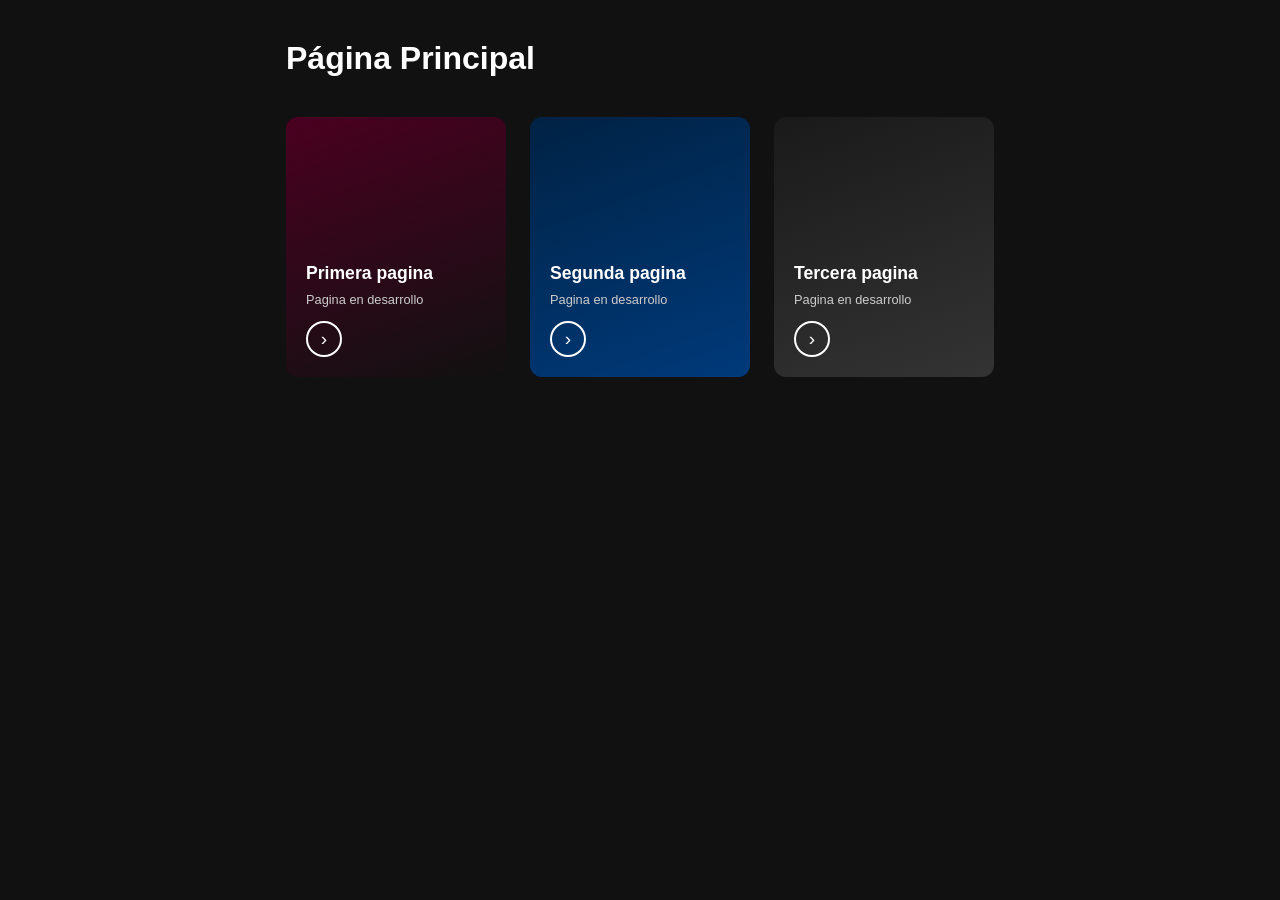
<file: index.html>
<html lang="en">
<head>
    <meta charset="UTF-8">
    <meta name="viewport" content="width=device-width, initial-scale=1.0">
    <title>Document</title>
    <link rel="stylesheet" href="css/index.css">
</head>
<body>

    <main>
<h1>Página Principal</h1>
  <div class="cards">
 
    <div class="card-wrap">
      <div class="card">
        <div class="front">
          <h2>Primera pagina</h2>
          <p>Pagina en desarrollo</p>
          <div class="btn">›</div>
        </div>
        <div class="back red"><a href="page01.html">LEARN MORE</a></div>
      </div>
    </div>
 
    <div class="card-wrap">
      <div class="card">
        <div class="front blue">
          <h2>Segunda pagina</h2>
          <p>Pagina en desarrollo</p>
          <div class="btn">›</div>
        </div>
        <div class="back"><a href="page02.html">LEARN MORE</a></div>
      </div>
    </div>

    <div class="card-wrap">
      <div class="card">
        <div class="front dark">
          <h2>Tercera pagina</h2>
          <p>Pagina en desarrollo</p>
          <div class="btn">›</div>
        </div>
        <div class="back gray"><a href="page03.html">LEARN MORE</a></div>
      </div>
    </div>
</main>
</body>
</html>
</file>
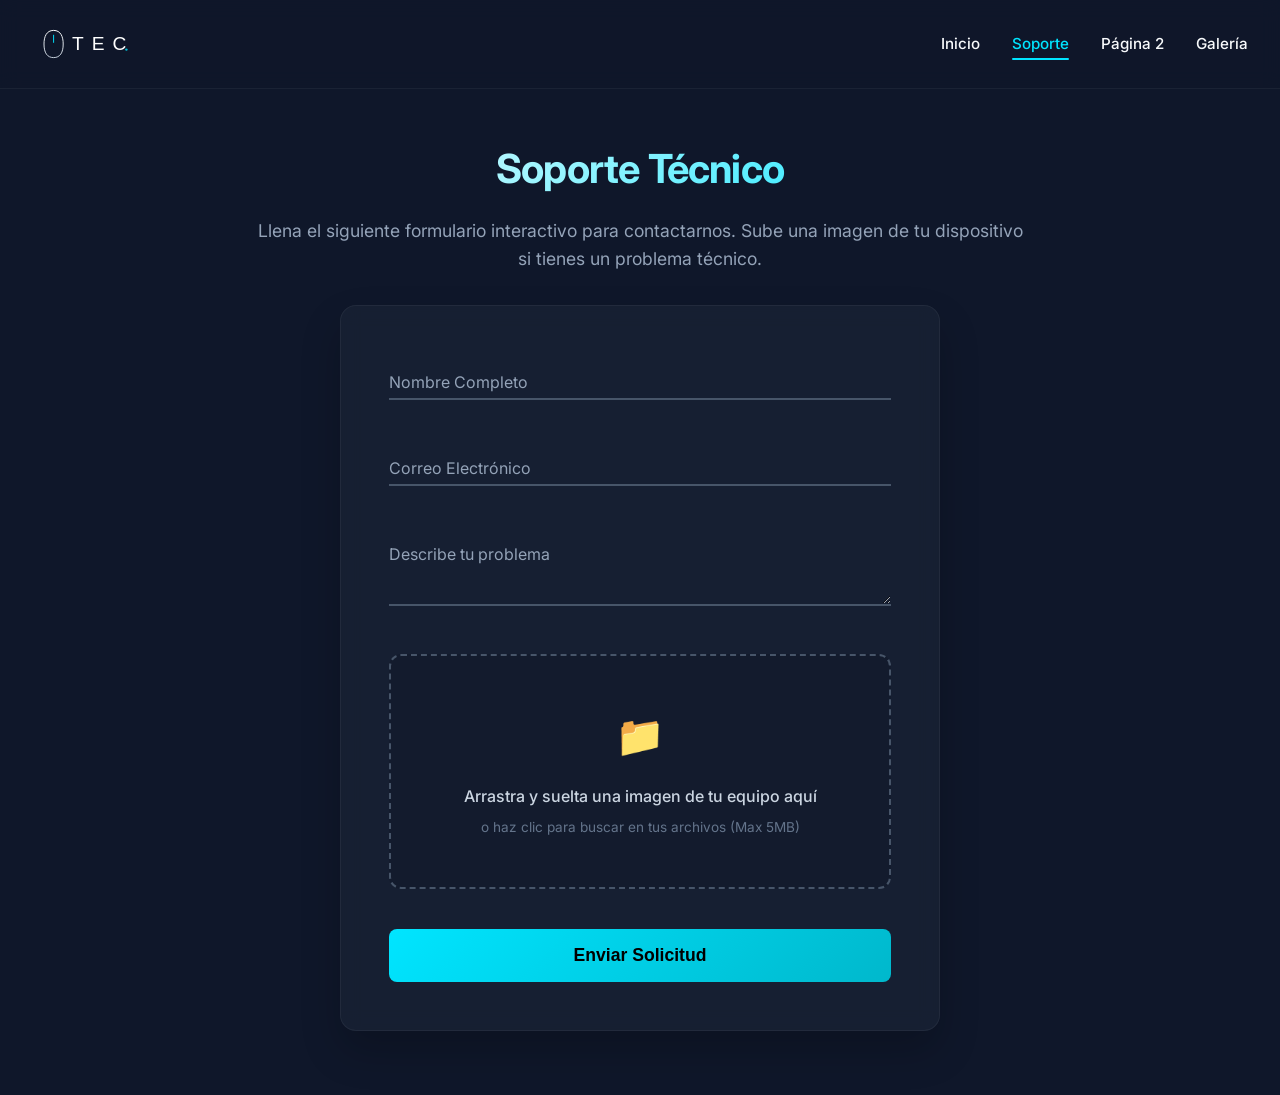
<file: page01.html>
<!DOCTYPE html>
<html lang="es">
<head>
  <meta charset="UTF-8">
  <meta name="viewport" content="width=device-width, initial-scale=1.0">
  <title>Soporte Técnico - Page 01</title>
  <link rel="preconnect" href="https://fonts.googleapis.com">
  <link rel="preconnect" href="https://fonts.gstatic.com" crossorigin>
  <link href="https://fonts.googleapis.com/css2?family=Inter:wght@400;500;600;700;800&display=swap" rel="stylesheet">
  <link rel="stylesheet" href="css/globals.css">
  <link rel="stylesheet" href="css/page01.css">
</head>
<body>

  <!-- Navegación -->
  <nav class="nav">
    <div class="nav-brand" style="display: flex; align-items: center;">
      <img src="assets/logo.svg" alt="TEC Logo" style="height: 40px;">
    </div>
    <div class="nav-links">
      <a href="index.html">Inicio</a>
      <a href="page01.html" class="active">Soporte</a>
      <a href="page02.html">Página 2</a>
      <a href="page03.html">Galería</a>
    </div>
  </nav>

  <main>
    <header class="page-header">
      <h1 class="page-title">Soporte Técnico</h1>
      <p class="page-subtitle">Llena el siguiente formulario interactivo para contactarnos. Sube una imagen de tu dispositivo si tienes un problema técnico.</p>
    </header>

    <section class="form-container">
      <form action="#" method="POST" id="supportForm">
        
        <!-- Floating Label Input 1 -->
        <div class="input-group">
          <!-- El placeholder es requerido para que funcione el selector :placeholder-shown -->
          <input type="text" id="nombre" name="nombre" placeholder="Tu nombre" required>
          <label for="nombre">Nombre Completo</label>
        </div>

        <!-- Floating Label Input 2 -->
        <div class="input-group">
          <input type="email" id="correo" name="correo" placeholder="Tu correo electrónico" required>
          <label for="correo">Correo Electrónico</label>
        </div>

        <!-- Floating Label Textarea -->
        <div class="input-group">
          <textarea id="mensaje" name="mensaje" placeholder="Describe tu problema" required></textarea>
          <label for="mensaje">Describe tu problema</label>
        </div>

        <!-- Drag & Drop Zone -->
        <div class="drop-zone" id="dropZone">
          <div class="drop-icon">📁</div>
          <p class="drop-text">Arrastra y suelta una imagen de tu equipo aquí</p>
          <p class="drop-hint">o haz clic para buscar en tus archivos (Max 5MB)</p>
          <input type="file" id="archivo" name="archivo" accept="image/*">
        </div>

        <button type="submit" class="btn-submit">Enviar Solicitud</button>
      </form>
    </section>
  </main>

  <!-- Script ligero para darle interactividad básica al Drag & Drop (Feedback visual) -->
  <script>
    const dropZone = document.getElementById('dropZone');
    const fileInput = document.getElementById('archivo');
    const dropText = document.querySelector('.drop-text');

    // Cambiar estilos al arrastrar por encima
    ['dragenter', 'dragover'].forEach(eventName => {
      dropZone.addEventListener(eventName, (e) => {
        e.preventDefault();
        dropZone.classList.add('dragover');
      });
    });

    // Quitar estilos al salir o soltar
    ['dragleave', 'drop'].forEach(eventName => {
      dropZone.addEventListener(eventName, (e) => {
        e.preventDefault();
        dropZone.classList.remove('dragover');
      });
    });

    // Cambiar el texto cuando se selecciona o suelta un archivo
    dropZone.addEventListener('drop', (e) => {
      const files = e.dataTransfer.files;
      if (files.length) {
        fileInput.files = files; // Asignar al input oculto
        dropText.textContent = `Archivo seleccionado: ${files[0].name}`;
      }
    });

    fileInput.addEventListener('change', () => {
      if (fileInput.files.length) {
        dropText.textContent = `Archivo seleccionado: ${fileInput.files[0].name}`;
      }
    });
  </script>
</body>
</html>
</file>
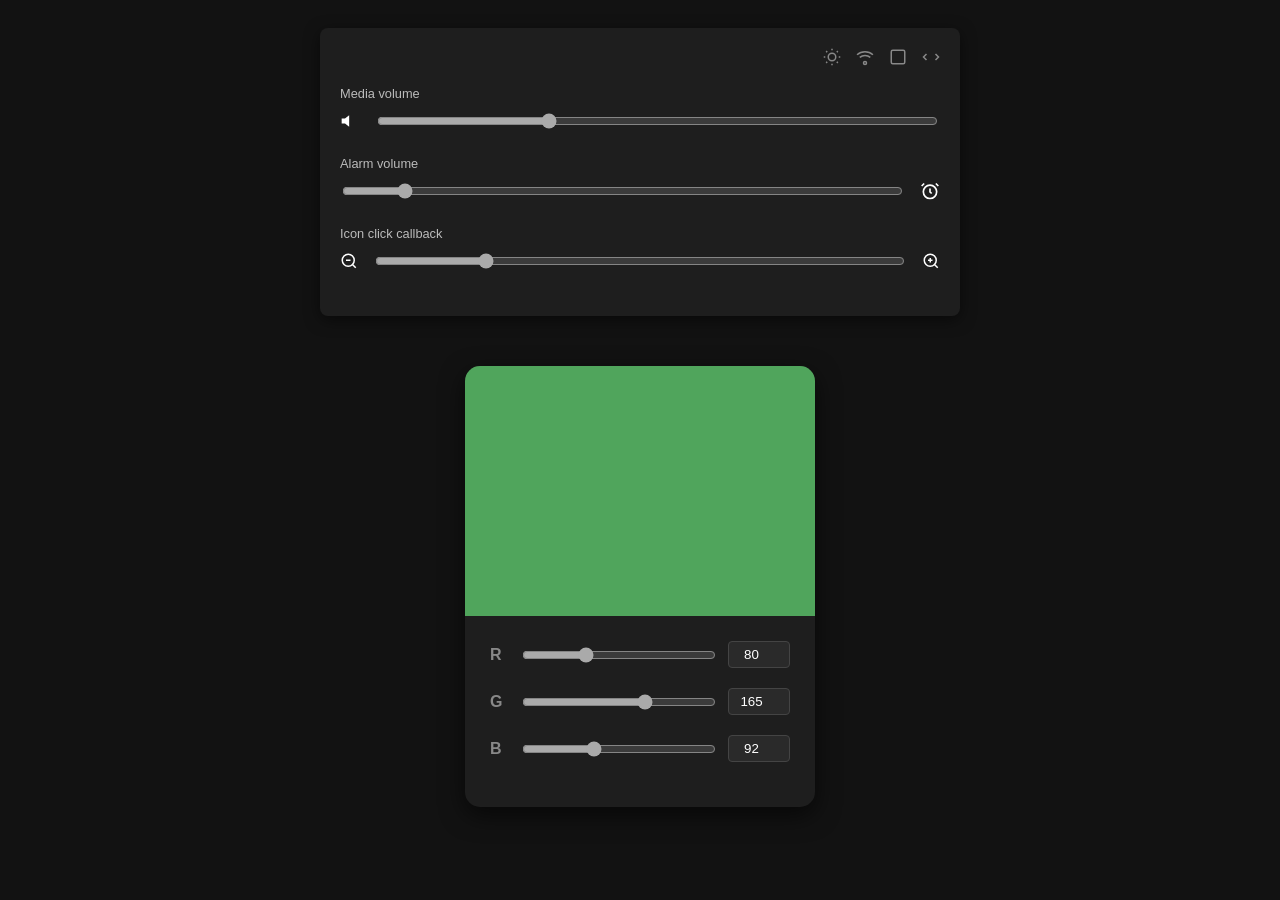
<file: page02.html>
<!DOCTYPE html>
<html lang="es">

<head>
    <meta charset="UTF-8">
    <title>Page 02 - Sliders y Colores</title>
    <link rel="stylesheet" href="css/page02.css">
</head>

<body>

    <div class="window-a">
        <div class="header-icons">
            <svg width="18" height="18" viewBox="0 0 24 24" fill="none" stroke="currentColor" stroke-width="2"><circle cx="12" cy="12" r="5"/><path d="M12 1v2M12 21v2M4.2 4.2l1.4 1.4M18.4 18.4l1.4 1.4M1 12h2M21 12h2M4.2 19.8l1.4-1.4M18.4 5.6l1.4-1.4"/></svg>
            <svg width="18" height="18" viewBox="0 0 24 24" fill="none" stroke="currentColor" stroke-width="2"><path d="M5 12.55a11 11 0 0 1 14.08 0"/><path d="M1.42 9a16 16 0 0 1 21.16 0"/><circle cx="12" cy="20" r="2"/></svg>
            <svg width="18" height="18" viewBox="0 0 24 24" fill="none" stroke="currentColor" stroke-width="2"><rect x="3" y="3" width="18" height="18" rx="2" ry="2"/></svg>
            <svg width="18" height="18" viewBox="0 0 24 24" fill="none" stroke="currentColor" stroke-width="2"><path d="m18 16 4-4-4-4M6 8l-4 4 4 4"/></svg>
        </div>

        <div class="control-group">
            <label>Media volume</label>
            <div class="slider-wrapper">
                <svg width="20" height="20" viewBox="0 0 24 24" fill="currentColor"><path d="M11 5L6 9H2v6h4l5 4V5z"/></svg>
                <input type="range" min="0" max="100" value="30">
            </div>
        </div>

        <div class="control-group">
            <label>Alarm volume</label>
            <div class="slider-wrapper">
                <input type="range" min="0" max="100" value="10">
                <svg width="20" height="20" viewBox="0 0 24 24" fill="none" stroke="currentColor" stroke-width="2"><circle cx="12" cy="13" r="8"/><path d="M12 9v4l2 2M5 3 2 6M22 6l-3-3"/></svg>
            </div>
        </div>

        <div class="control-group">
            <label>Icon click callback</label>
            <div class="slider-wrapper">
                <svg width="18" height="18" viewBox="0 0 24 24" fill="none" stroke="currentColor" stroke-width="2"><circle cx="11" cy="11" r="8"/><line x1="21" y1="21" x2="16.65" y2="16.65"/><line x1="8" y1="11" x2="14" y2="11"/></svg>
                <input type="range" min="0" max="100" value="20">
                <svg width="18" height="18" viewBox="0 0 24 24" fill="none" stroke="currentColor" stroke-width="2"><circle cx="11" cy="11" r="8"/><line x1="21" y1="21" x2="16.65" y2="16.65"/><line x1="11" y1="8" x2="11" y2="14"/><line x1="8" y1="11" x2="14" y2="11"/></svg>
            </div>
        </div>
    </div>

    <div class="card-b">
        <div id="color-preview"></div>
        <div class="controls-b">
            <div class="rgb-row">
                <span>R</span>
                <input type="range" id="r-range" min="0" max="255" value="80">
                <input type="number" id="r-num" min="0" max="255" value="80">
            </div>
            <div class="rgb-row">
                <span>G</span>
                <input type="range" id="g-range" min="0" max="255" value="165">
                <input type="number" id="g-num" min="0" max="255" value="165">
            </div>
            <div class="rgb-row">
                <span>B</span>
                <input type="range" id="b-range" min="0" max="255" value="92">
                <input type="number" id="b-num" min="0" max="255" value="92">
            </div>
        </div>
    </div>

    <script>
        const channels = ['r', 'g', 'b'];
        const preview = document.getElementById('color-preview');

        function updateColor() {
            const r = document.getElementById('r-range').value;
            const g = document.getElementById('g-range').value;
            const b = document.getElementById('b-range').value;
            preview.style.backgroundColor = `rgb(${r}, ${g}, ${b})`;
        }

        channels.forEach(channel => {
            const range = document.getElementById(`${channel}-range`);
            const num = document.getElementById(`${channel}-num`);

            range.addEventListener('input', () => {
                num.value = range.value;
                updateColor();
            });

            num.addEventListener('input', () => {
                if (num.value > 255) num.value = 255;
                if (num.value < 0) num.value = 0;

                range.value = num.value;
                updateColor();
            });
        });
    </script>
</body>

</html>
</file>
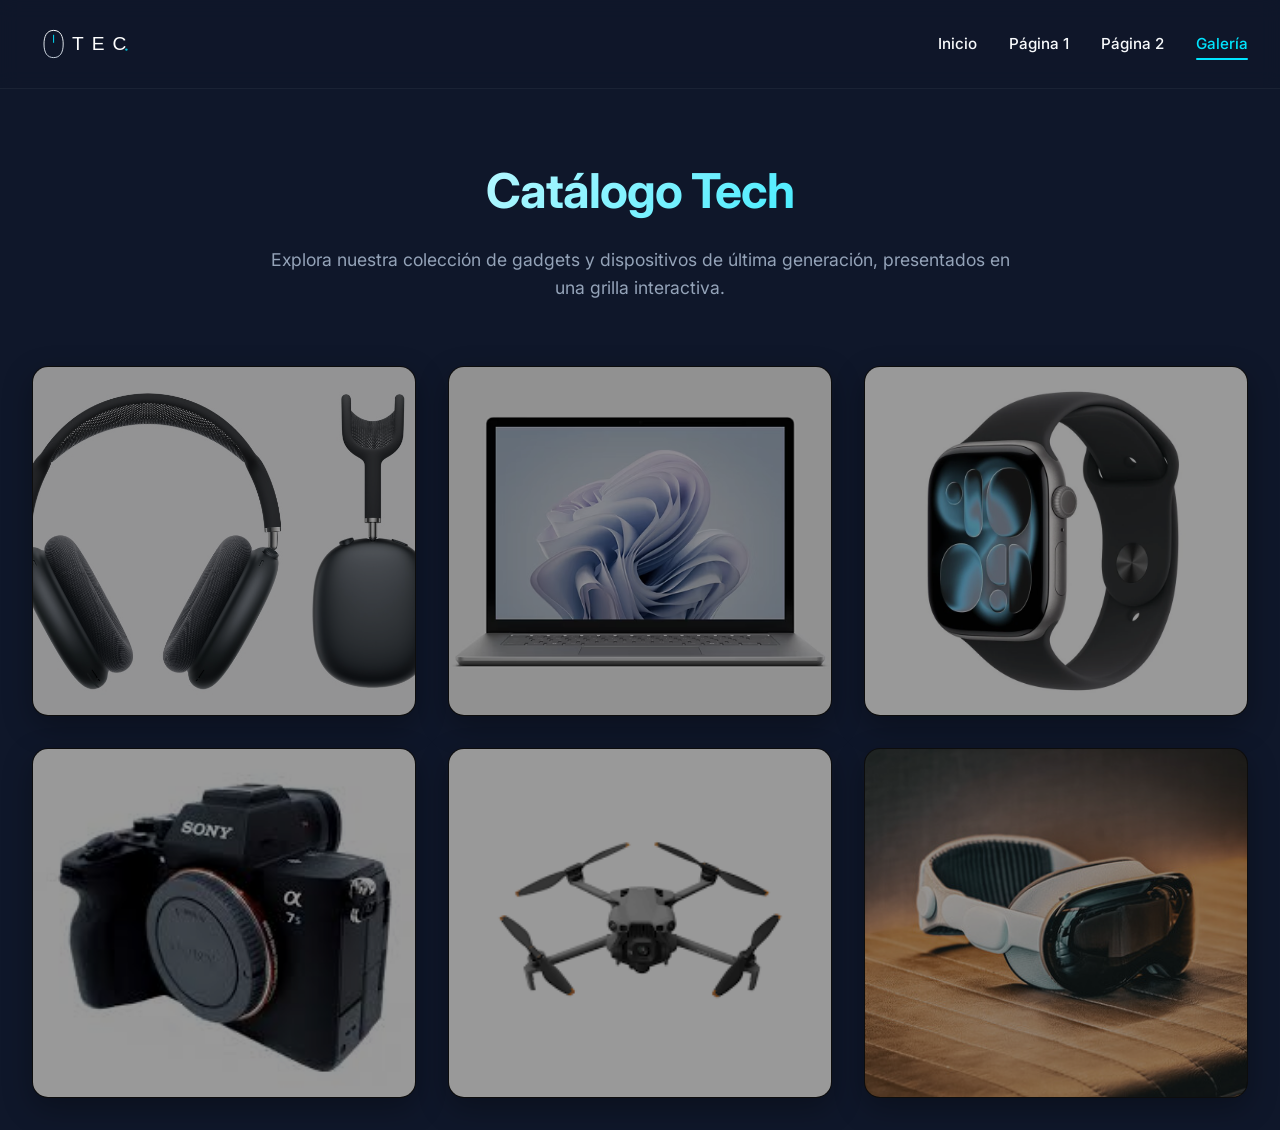
<file: page03.html>
<!DOCTYPE html>
<html lang="es">
<head>
  <meta charset="UTF-8">
  <meta name="viewport" content="width=device-width, initial-scale=1.0">
  <title>Galería Flexbox - Page 03</title>
  <link rel="preconnect" href="https://fonts.googleapis.com">
  <link rel="preconnect" href="https://fonts.gstatic.com" crossorigin>
  <link href="https://fonts.googleapis.com/css2?family=Inter:wght@400;500;600;700;800&display=swap" rel="stylesheet">
  <link rel="stylesheet" href="css/globals.css">
  <link rel="stylesheet" href="css/page03.css">
</head>
<body>

  <!-- Navegación para mantener el estilo consistente -->
  <nav class="nav">
    <div class="nav-brand" style="display: flex; align-items: center;">
      <img src="assets/logo.svg" alt="TEC Logo" style="height: 40px;">
    </div>
    <div class="nav-links">
      <a href="index.html">Inicio</a>
      <a href="page01.html">Página 1</a>
      <a href="page02.html">Página 2</a>
      <a href="page03.html" class="active">Galería</a>
    </div>
  </nav>

  <main>
    <header class="page-header">
      <h1 class="page-title">Catálogo Tech</h1>
      <p class="page-subtitle">Explora nuestra colección de gadgets y dispositivos de última generación, presentados en una grilla interactiva.</p>
    </header>

    <section class="gallery-container">
      <div class="gallery">
        
        <!-- Item 1 -->
        <article class="gallery-item">
          <img src="assets/image_sonido.jpg" alt="Audífonos premium" class="gallery-image">
          <div class="gallery-overlay">
            <span class="overlay-tag">Audio</span>
            <h3 class="overlay-title">Sonido Inmersivo</h3>
            <p class="overlay-desc">Auriculares con cancelación de ruido activa para una experiencia auditiva pura.</p>
          </div>
        </article>

        <!-- Item 2 -->
        <article class="gallery-item">
          <img src="assets/image_laptop.avif" alt="Laptop potente" class="gallery-image">
          <div class="gallery-overlay">
            <span class="overlay-tag">Cómputo</span>
            <h3 class="overlay-title">Rendimiento Pro</h3>
            <p class="overlay-desc">Laptops ultraligeras con procesadores de última generación para creativos.</p>
          </div>
        </article>

        <!-- Item 3 -->
        <article class="gallery-item">
          <img src="assets/image_reloj.webp" alt="Smartwatch elegante" class="gallery-image">
          <div class="gallery-overlay">
            <span class="overlay-tag">Wearables</span>
            <h3 class="overlay-title">Estilo Inteligente</h3>
            <p class="overlay-desc">Monitorea tu salud y mantente conectado sin sacrificar el diseño clásico.</p>
          </div>
        </article>

        <!-- Item 4 -->
        <article class="gallery-item">
          <img src="assets/image_camara.jpeg" alt="Cámara Mirrorless" class="gallery-image">
          <div class="gallery-overlay">
            <span class="overlay-tag">Fotografía</span>
            <h3 class="overlay-title">Captura Perfecta</h3>
            <p class="overlay-desc">Sistemas de lentes intercambiables para resultados profesionales.</p>
          </div>
        </article>

        <!-- Item 5 -->
        <article class="gallery-item">
          <img src="assets/image_drones.png" alt="Drone profesional" class="gallery-image">
          <div class="gallery-overlay">
            <span class="overlay-tag">Drones</span>
            <h3 class="overlay-title">Vistas Aéreas</h3>
            <p class="overlay-desc">Graba en resolución 4K con estabilización avanzada desde el cielo.</p>
          </div>
        </article>

        <!-- Item 6 -->
        <article class="gallery-item">
          <img src="assets/image_visor.jpeg" alt="Gafas VR" class="gallery-image">
          <div class="gallery-overlay">
            <span class="overlay-tag">Gaming</span>
            <h3 class="overlay-title">Realidad Virtual</h3>
            <p class="overlay-desc">Sumérgete en nuevos mundos con latencia ultra baja y alta resolución.</p>
          </div>
        </article>

      </div>
    </section>
  </main>

</body>
</html>
</file>
<file: css/index.css>
* { margin: 0; padding: 0; box-sizing: border-box; }
  body { font-family: sans-serif; background: #111; color: #fff; display: flex; flex-direction: column; align-items: center; padding: 40px 20px; }
  h1 { margin-bottom: 40px; font-size: 2rem; }

  .cards { display: flex; gap: 24px; flex-wrap: wrap; justify-content: center; }

  .card-wrap {
    width: 220px;
    height: 260px;
    perspective: 1000px;
  }

  .card {
    width: 100%;
    height: 100%;
    position: relative;
    transform-style: preserve-3d;
    transition: transform 0.7s ease;
    transform-origin: center center;
  }

  .card-wrap:hover .card {
    transform: rotateY(180deg);
  }

  .front, .back {
    position: absolute;
    inset: 0;
    border-radius: 12px;
    backface-visibility: hidden;
    -webkit-backface-visibility: hidden;
    display: flex;
    flex-direction: column;
    justify-content: flex-end;
    padding: 20px;
  }

  .front { background: linear-gradient(160deg, #4a0020, #111); }
  .front.blue { background: linear-gradient(160deg, #002244, #003a7a); }
  .front.dark { background: linear-gradient(160deg, #1a1a1a, #333); }

  .front h2 { font-size: 1.1rem; margin-bottom: 8px; }
  .front p  { font-size: 0.8rem; color: #ccc; margin-bottom: 14px; }
  .front .btn {
    width: 36px; height: 36px;
    border-radius: 50%;
    border: 2px solid #fff;
    display: flex; align-items: center; justify-content: center;
    font-size: 1.2rem;
  }

  .back {
    transform: rotateY(180deg);
    justify-content: center;
    align-items: center;
    background: #003a7a;
  }
  .back.red  { background: #6a0025; }
  .back.gray { background: #2a2a2a; }

  .back a {
    color: #fff;
    font-weight: bold;
    font-size: 0.85rem;
    text-decoration: none;
    border: 2px solid #fff;
    padding: 10px 18px;
    letter-spacing: 1px;
  }
</file>
<file: css/globals.css>
:root {
  --primary-color: #00e5ff; /* Celeste agua */
  --primary-color-hover: #00b8cc;
  --bg-color: #0f172a;
  --text-color: #f8fafc;
  --font-family: 'Inter', system-ui, -apple-system, sans-serif;
}

* {
  margin: 0;
  padding: 0;
  box-sizing: border-box;
}

body {
  font-family: var(--font-family);
  background-color: var(--bg-color);
  color: var(--text-color);
  line-height: 1.6;
  min-height: 100vh;
}

/* Premium Typography */
h1, h2, h3 {
  font-weight: 700;
  letter-spacing: -0.02em;
}

a {
  text-decoration: none;
  color: inherit;
}

/* Navigation for demo purposes */
.nav {
  padding: 1.5rem 2rem;
  display: flex;
  justify-content: space-between;
  align-items: center;
  background: rgba(15, 23, 42, 0.8);
  backdrop-filter: blur(10px);
  position: sticky;
  top: 0;
  z-index: 100;
  border-bottom: 1px solid rgba(255, 255, 255, 0.05);
}

.nav-brand {
  font-size: 1.5rem;
  font-weight: 800;
  color: var(--primary-color);
  text-transform: uppercase;
  letter-spacing: 0.1em;
}

.nav-links {
  display: flex;
  gap: 2rem;
}

.nav-links a {
  font-size: 0.95rem;
  font-weight: 500;
  transition: color 0.3s ease;
  position: relative;
}

.nav-links a:hover, .nav-links a.active {
  color: var(--primary-color);
}

.nav-links a.active::after {
  content: '';
  position: absolute;
  bottom: -4px;
  left: 0;
  width: 100%;
  height: 2px;
  background-color: var(--primary-color);
  border-radius: 2px;
}
</file>
<file: css/page01.css>
/* Estilos específicos para Page 01 (Formulario Interactivo) */

.page-header {
  text-align: center;
  padding: 3rem 1rem 2rem;
  max-width: 800px;
  margin: 0 auto;
}

.page-title {
  font-size: 2.5rem;
  margin-bottom: 1rem;
  background: linear-gradient(135deg, #fff 0%, var(--primary-color) 100%);
  -webkit-background-clip: text;
  -webkit-text-fill-color: transparent;
  background-clip: text;
}

.page-subtitle {
  color: #94a3b8;
  font-size: 1.1rem;
  font-weight: 400;
}

.form-container {
  max-width: 600px;
  margin: 0 auto 4rem;
  background: rgba(30, 41, 59, 0.5);
  padding: 3rem;
  border-radius: 16px;
  border: 1px solid rgba(255, 255, 255, 0.05);
  box-shadow: 0 20px 40px rgba(0, 0, 0, 0.2);
  backdrop-filter: blur(10px);
}

/* Efecto de Floating Labels (Focus) */
.input-group {
  position: relative;
  margin-bottom: 2.5rem;
}

.input-group input,
.input-group textarea {
  width: 100%;
  padding: 1rem 0 0.5rem 0;
  border: none;
  border-bottom: 2px solid #475569;
  background: transparent;
  color: #f8fafc;
  font-size: 1rem;
  outline: none;
  font-family: inherit;
  transition: border-color 0.3s ease;
}

.input-group textarea {
  resize: vertical;
  min-height: 80px;
}

/* Ocultar placeholder real para que funcione el :placeholder-shown */
.input-group input::placeholder,
.input-group textarea::placeholder {
  color: transparent;
}

.input-group label {
  position: absolute;
  top: 1rem;
  left: 0;
  color: #94a3b8;
  font-size: 1rem;
  transition: all 0.3s ease;
  pointer-events: none;
}

/* La magia del floating label: se mueve arriba cuando está en focus o cuando NO muestra el placeholder (tiene texto) */
.input-group input:focus ~ label,
.input-group input:not(:placeholder-shown) ~ label,
.input-group textarea:focus ~ label,
.input-group textarea:not(:placeholder-shown) ~ label {
  top: -10px;
  font-size: 0.8rem;
  color: var(--primary-color);
  font-weight: 500;
}

.input-group input:focus,
.input-group textarea:focus {
  border-bottom-color: var(--primary-color);
}

/* Zona de Drag & Drop */
.drop-zone {
  border: 2px dashed #475569;
  border-radius: 12px;
  padding: 3rem 2rem;
  text-align: center;
  transition: all 0.3s ease;
  cursor: pointer;
  margin-bottom: 2.5rem;
  position: relative;
  overflow: hidden;
  background: rgba(15, 23, 42, 0.4);
}

.drop-zone:hover, 
.drop-zone.dragover {
  border-color: var(--primary-color);
  background: rgba(0, 229, 255, 0.05);
  box-shadow: 0 0 20px rgba(0, 229, 255, 0.1) inset;
}

.drop-icon {
  font-size: 2.5rem;
  color: var(--primary-color);
  margin-bottom: 1rem;
}

.drop-text {
  color: #cbd5e1;
  font-weight: 500;
  margin-bottom: 0.5rem;
}

.drop-hint {
  color: #64748b;
  font-size: 0.85rem;
}

.drop-zone input[type="file"] {
  position: absolute;
  top: 0;
  left: 0;
  width: 100%;
  height: 100%;
  opacity: 0;
  cursor: pointer;
}

/* Botón Submit */
.btn-submit {
  width: 100%;
  padding: 1rem;
  background: linear-gradient(135deg, var(--primary-color) 0%, #00b8cc 100%);
  color: #000;
  border: none;
  border-radius: 8px;
  font-size: 1.1rem;
  font-weight: 700;
  cursor: pointer;
  transition: transform 0.2s ease, box-shadow 0.2s ease;
}

.btn-submit:hover {
  transform: translateY(-2px);
  box-shadow: 0 10px 20px rgba(0, 229, 255, 0.2);
}

/* Responsividad extra */
@media (max-width: 768px) {
  .form-container {
    padding: 2rem 1.5rem;
    margin: 0 1rem 3rem;
  }
}
</file>
<file: css/page02.css>
body {
    background-color: #121212;
    color: white;
    font-family: Arial, sans-serif;
    display: flex;
    flex-direction: column;
    align-items: center;
    padding: 20px;
}

.window-a {
    background-color: #1e1e1e;
    width: 80%;
    max-width: 600px;
    padding: 20px;
    border-radius: 8px;
    margin-bottom: 50px;
    box-shadow: 0 4px 15px rgba(0, 0, 0, 0.5);
}

.header-icons {
    display: flex;
    justify-content: flex-end;
    gap: 15px;
    margin-bottom: 20px;
    color: #888;
}

.control-group {
    margin-bottom: 25px;
}

.control-group label {
    display: block;
    font-size: 0.8rem;
    color: #bbb;
    margin-bottom: 10px;
}

.slider-wrapper {
    display: flex;
    align-items: center;
    gap: 15px;
}

input[type="range"] {
    flex-grow: 1;
    cursor: pointer;
}


/* --- Estilos Ejercicio B: Selector de Color RGB --- */

.card-b {
    width: 350px;
    background-color: #1e1e1e;
    border-radius: 15px;
    overflow: hidden;
    box-shadow: 0 8px 25px rgba(0, 0, 0, 0.6);
}

#color-preview {
    height: 250px;
    background-color: rgb(80, 165, 92);
    /* Color inicial */
    transition: background 0.1s;
}

.controls-b {
    padding: 25px;
}

.rgb-row {
    display: flex;
    align-items: center;
    justify-content: space-between;
    margin-bottom: 20px;
    gap: 10px;
}

.rgb-row span {
    color: #888;
    font-weight: bold;
    width: 20px;
}

.rgb-row input[type="number"] {
    width: 50px;
    background: #2a2a2a;
    border: 1px solid #444;
    color: white;
    padding: 5px;
    border-radius: 4px;
    text-align: center;
}

input[type=range] {
    accent-color: #aaa;
}
</file>
<file: css/page03.css>
/* Estilos específicos para Page 03 (Grid de imágenes) */

.page-header {
  text-align: center;
  padding: 4rem 1rem 2rem;
  max-width: 800px;
  margin: 0 auto;
}

.page-title {
  font-size: 3rem;
  margin-bottom: 1rem;
  background: linear-gradient(135deg, #fff 0%, var(--primary-color) 100%);
  -webkit-background-clip: text;
  -webkit-text-fill-color: transparent;
  background-clip: text;
}

.page-subtitle {
  color: #94a3b8;
  font-size: 1.1rem;
  font-weight: 400;
}

/* Flexbox Gallery */
.gallery-container {
  max-width: 1400px;
  margin: 0 auto;
  padding: 2rem;
}

.gallery {
  display: flex;
  flex-wrap: wrap;
  gap: 2rem;
  justify-content: center;
}

.gallery-item {
  flex: 1 1 350px;
  max-width: 500px;
  height: 350px;
  position: relative;
  overflow: hidden;
  border-radius: 16px;
  background-color: #000;
  box-shadow: 0 10px 30px rgba(0, 0, 0, 0.3);
  transition: transform 0.4s cubic-bezier(0.175, 0.885, 0.32, 1.275), 
              box-shadow 0.4s ease;
  cursor: pointer;
  border: 1px solid rgba(255, 255, 255, 0.05);
}

.gallery-item:hover {
  transform: translateY(-10px);
  box-shadow: 0 20px 40px rgba(0, 229, 255, 0.15); /* Celeste agua glow */
  border-color: rgba(0, 229, 255, 0.3);
}

.gallery-image {
  width: 100%;
  height: 100%;
  object-fit: cover;
  display: block;
  transition: opacity 0.5s ease, transform 0.6s ease;
  /* Efecto de opacidad base */
  opacity: 0.6;
  filter: grayscale(20%);
}

.gallery-item:hover .gallery-image {
  /* Efecto de opacidad en hover */
  opacity: 1;
  transform: scale(1.08);
  filter: grayscale(0%);
}

.gallery-overlay {
  position: absolute;
  inset: 0;
  background: linear-gradient(to top, rgba(0, 0, 0, 0.9) 0%, rgba(0, 0, 0, 0.2) 50%, transparent 100%);
  opacity: 0;
  transition: opacity 0.4s ease;
  display: flex;
  flex-direction: column;
  justify-content: flex-end;
  padding: 2rem;
}

.gallery-item:hover .gallery-overlay {
  opacity: 1;
}

.overlay-tag {
  background: var(--primary-color);
  color: #000;
  font-size: 0.75rem;
  font-weight: 700;
  text-transform: uppercase;
  letter-spacing: 0.05em;
  padding: 0.25rem 0.75rem;
  border-radius: 100px;
  align-self: flex-start;
  margin-bottom: 0.75rem;
  transform: translateY(10px);
  transition: transform 0.4s ease;
}

.gallery-item:hover .overlay-tag {
  transform: translateY(0);
}

.overlay-title {
  font-size: 1.5rem;
  font-weight: 600;
  color: #fff;
  margin-bottom: 0.5rem;
  transform: translateY(15px);
  transition: transform 0.4s ease 0.05s;
}

.gallery-item:hover .overlay-title {
  transform: translateY(0);
}

.overlay-desc {
  font-size: 0.95rem;
  color: #cbd5e1;
  transform: translateY(20px);
  transition: transform 0.4s ease 0.1s;
}

.gallery-item:hover .overlay-desc {
  transform: translateY(0);
}

/* Responsividad extra */
@media (max-width: 768px) {
  .page-title {
    font-size: 2.2rem;
  }
  
  .gallery {
    gap: 1.5rem;
  }
  
  .gallery-item {
    flex-basis: 100%;
    height: 300px;
  }
}
</file>
